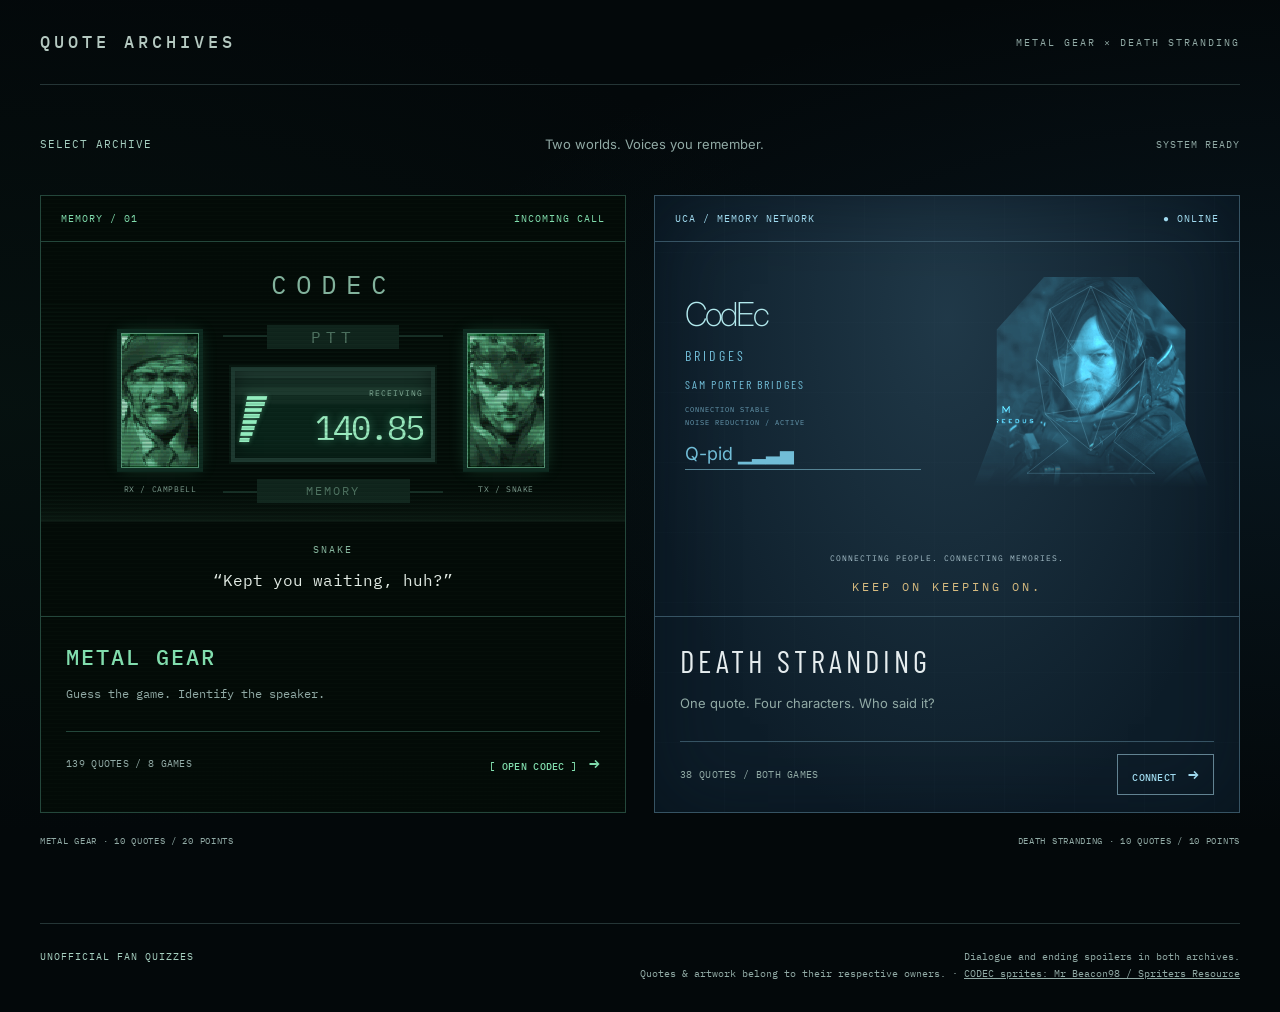
<file: index.html>
<!doctype html><html lang="en"><head><meta charset="UTF-8"><meta name="viewport" content="width=device-width,initial-scale=1"><title>Metal Gear & Death Stranding — Quote Archives</title><meta name="description" content="Open the Metal Gear CODEC quiz or connect to the Death Stranding character quiz."><link rel="stylesheet" href="style.css"><link rel="stylesheet" href="menu.css?v=23"></head><body><div class="shell"><header><a class="brand" href="./">QUOTE ARCHIVES</a><span class="edition">METAL GEAR × DEATH STRANDING</span></header><main><div class="menu-heading"><span class="eyebrow">SELECT ARCHIVE</span><p>Two worlds. Voices you remember.</p><span class="session">SYSTEM READY</span></div><div class="archive-grid"><a class="archive-card metal" href="metal-gear.html" aria-label="Play the Metal Gear quote quiz"><div class="card-top"><span>MEMORY / 01</span><span>INCOMING CALL</span></div><div class="codec-title">CODEC</div><div class="menu-codec" aria-hidden="true"><div class="portrait-wrap"><div class="portrait campbell"></div><span>RX / CAMPBELL</span></div><div class="radio"><div class="radio-label">PTT</div><div class="frequency-screen"><div class="signal-level"><i></i><i></i><i></i><i></i><i></i><i></i><i></i><i></i></div><div class="frequency"><span>RECEIVING</span><strong>140.85</strong></div></div><div class="radio-label memory">MEMORY</div></div><div class="portrait-wrap"><div class="portrait snake"></div><span>TX / SNAKE</span></div></div><div class="codec-dialogue" aria-hidden="true"><span>SNAKE</span><p>“Kept you waiting, huh?”</p></div><div class="card-content"><h2>METAL GEAR</h2><p>Guess the game. Identify the speaker.</p><div class="card-bottom"><span>139 QUOTES / 8 GAMES</span><strong>[ OPEN CODEC ] <span aria-hidden="true">→</span></strong></div></div></a><a class="archive-card stranding" href="death-stranding.html" aria-label="Play the Death Stranding character quote quiz"><div class="card-top"><span>UCA / MEMORY NETWORK</span><span>● ONLINE</span></div><div class="bridges-interface menu-ds-codec" aria-hidden="true"><div class="menu-ds-readout"><strong>CodEc</strong><span>BRIDGES</span><b>SAM PORTER BRIDGES</b><small>CONNECTION STABLE<br>NOISE REDUCTION / ACTIVE</small><em>Q-pid ▁▂▃▅</em></div><div class="menu-projection"><img src="sam-porter-bridges.png" alt=""><svg viewBox="0 0 180 230"><path d="M90 10L45 35 30 90 40 150 65 180 20 215H160L115 180 140 150 150 90 135 35ZM90 10L65 70 45 35 60 120 30 90 75 145 40 150 90 190 140 150 105 145 150 90 120 120 135 35 115 70 90 10M65 70L115 70 90 105 65 70 60 120 90 105 75 145 90 190 105 145 90 105 120 120 115 70"/></svg></div></div><div class="strand-dialogue" aria-hidden="true"><span>CONNECTING PEOPLE. CONNECTING MEMORIES.</span><p>KEEP ON KEEPING ON.</p></div><div class="card-content"><h2>DEATH STRANDING</h2><p>One quote. Four characters. Who said it?</p><div class="card-bottom"><span>38 QUOTES / BOTH GAMES</span><strong>CONNECT <span aria-hidden="true">→</span></strong></div></div></a></div><div class="menu-footnote"><span>METAL GEAR · 10 QUOTES / 20 POINTS</span><span>DEATH STRANDING · 10 QUOTES / 10 POINTS</span></div></main><footer><span>UNOFFICIAL FAN QUIZZES</span><span>Dialogue and ending spoilers in both archives.<br>Quotes & artwork belong to their respective owners. · <a href="https://www.spriters-resource.com/playstation/mgs/asset/200918/">CODEC sprites: Mr_Beacon98 / Spriters Resource</a></span></footer></div><script src="button-audio.js"></script><script src="intro.js?v=24"></script></body></html>
</file>
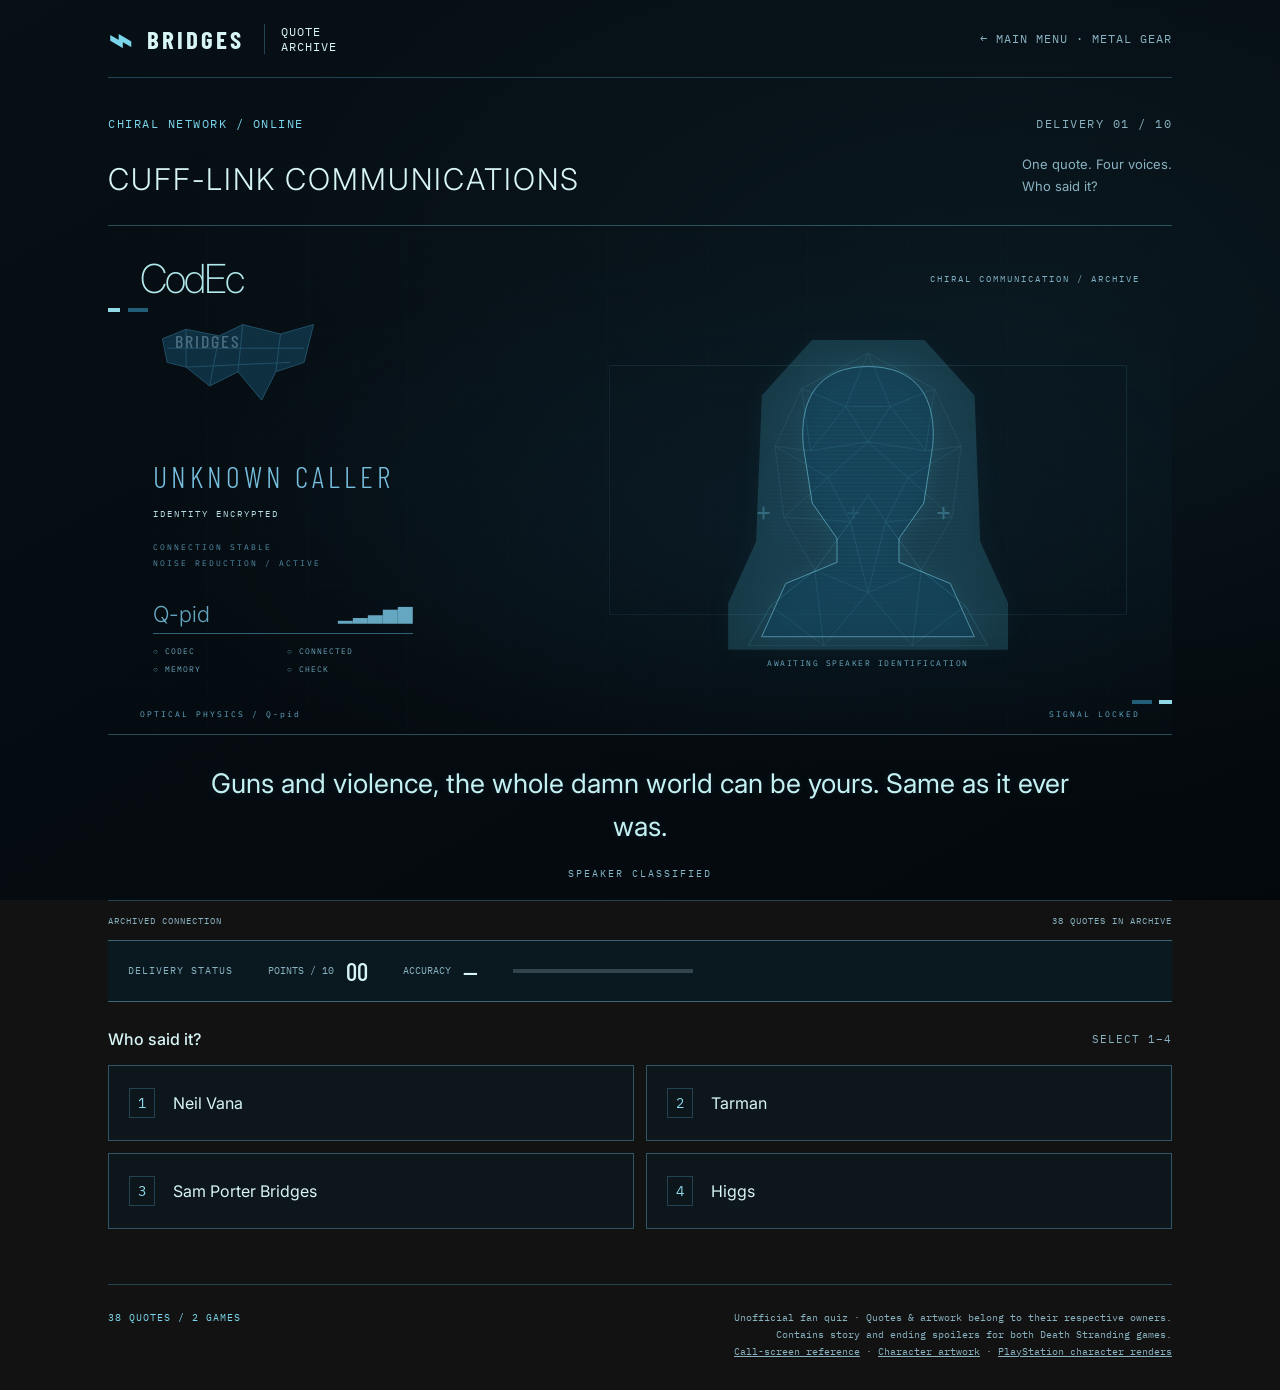
<file: death-stranding.html>
<!doctype html>
<html lang="en"><head><meta charset="UTF-8"><meta name="viewport" content="width=device-width, initial-scale=1"><title>BRIDGES — Death Stranding Quote Quiz</title><meta name="description" content="Quotes from both Death Stranding games. Identify the character behind iconic quotes from both games."><link rel="icon" type="image/svg+xml" href="data:image/svg+xml,%3Csvg xmlns='http://www.w3.org/2000/svg' viewBox='0 0 32 32'%3E%3Crect width='32' height='32' rx='5' fill='%230b1412'/%3E%3Cpath d='M7 10h18M7 16h12M7 22h18' stroke='%23b1ff73' stroke-width='3'/%3E%3C/svg%3E"><link rel="stylesheet" href="style.css"><link rel="stylesheet" href="stranding.css"><link rel="stylesheet" href="holographic.css"></head>
<body><div class="shell"><header><a class="brand" href="./" aria-label="Main menu"><span class="brand-icon">⌁</span> BRIDGES<span class="brand-sub">QUOTE ARCHIVE</span></a><nav class="edition"><a href="./">← MAIN MENU</a> · <a href="metal-gear.html">METAL GEAR</a></nav></header><main><div class="topline"><span class="eyebrow">CHIRAL NETWORK / ONLINE</span><span class="session">DELIVERY <span id="round">01</span> / 10</span></div><div class="heading"><h1>CUFF-LINK COMMUNICATIONS</h1><p>One quote. Four voices.<br>Who said it?</p></div><div class="play-layout"><section class="transmission" aria-label="Current quote"><div class="call-screen"><div class="call-top"><span class="codec-word">CodEc</span><span>CHIRAL COMMUNICATION / ARCHIVE</span></div><div class="call-body"><div class="call-readout"><div class="uca-network" aria-hidden="true"><svg viewBox="0 0 180 95"><path d="M10 25L35 15 70 22 95 10 135 20 170 10 160 50 130 60 115 90 90 60 60 75 35 55 15 50Z"/><path d="M35 15L35 55M70 22L60 75M95 10L90 60M135 20L130 60M15 35L160 35M35 55L145 50"/></svg><span>BRIDGES</span></div><div class="caller-label" id="caller-label">UNKNOWN CALLER</div><div class="connection-status" id="connection-status">IDENTITY ENCRYPTED</div><div class="call-notes">CONNECTION STABLE<br>NOISE REDUCTION / ACTIVE</div><div class="qpid-label">Q-pid <span>▁▂▃▅▆</span></div><div class="call-controls"><span>○ CODEC</span><span>○ CONNECTED</span><span>○ MEMORY</span><span>○ CHECK</span></div></div><div class="hologram-stage" id="hologram-stage"><div class="tracking-corners" aria-hidden="true"></div><div class="hologram-projector"><div class="anonymous-bust" id="anonymous-bust" aria-hidden="true"><svg viewBox="0 0 300 350"><path d="M150 30C95 30 72 65 77 120L87 184 115 224 115 251 57 275 30 335H270L243 275 185 251V224L213 184 223 120C228 65 205 30 150 30Z"/></svg></div><img id="hologram-image" hidden alt=""><div class="hologram-noise" aria-hidden="true"></div><svg class="face-mesh" viewBox="0 0 300 350" aria-hidden="true"><g><path d="M150 15L75 55 45 120 55 200 90 260 40 300 15 345 285 345 260 300 210 260 245 200 255 120 225 55Z"/><path d="M150 15L125 75 75 55 85 125 45 120 105 155 55 200 130 205 90 260 150 285 210 260 170 205 245 200 195 155 255 120 215 125 225 55 175 75ZM125 75L175 75 150 115 125 75 85 125 150 115 105 155 130 205 150 175 170 205 195 155 150 115 215 125 175 75M90 260L130 205 150 285 170 205 210 260M40 300L90 260 100 345 150 285 200 345 210 260 260 300M15 345L40 300 100 345M200 345L260 300 285 345"/></g></svg></div><span class="hologram-caption" id="hologram-caption">AWAITING SPEAKER IDENTIFICATION</span></div></div><div class="call-bottom"><span>OPTICAL PHYSICS / Q-pid</span><span id="call-state">SIGNAL LOCKED</span></div></div><div class="quote-area"><blockquote id="quote">Connecting…</blockquote><span class="classified" id="speaker">SPEAKER CLASSIFIED</span></div><div class="panel-bottom"><span>ARCHIVED CONNECTION</span><span id="pool"></span></div></section><aside class="status"><div class="status-title">DELIVERY STATUS</div><div class="score-row"><span>POINTS / 10</span><strong id="score">00</strong></div><div class="score-row"><span>ACCURACY</span><strong id="accuracy">—</strong></div><div class="meter"><div id="meter"></div></div><p id="mission-note">Two games. One journey.<br>Keep on keeping on.</p></aside></div><section class="guess-section"><div class="choice-heading"><h2 id="choice-title">Who said it?</h2><span id="key-note">SELECT 1–4</span></div><div id="choices" class="choices"></div><div id="reveal" class="reveal" hidden aria-live="polite"></div></section><section id="summary" class="summary" hidden aria-live="polite"></section></main><footer><span id="archive-count">THE DEATH STRANDING ARCHIVE</span><span>Unofficial fan quiz · Quotes & artwork belong to their respective owners.<br>Contains story and ending spoilers for both Death Stranding games.<br><a href="https://interfaceingame.com/screenshots/death-stranding-codec-2/">Call-screen reference</a> · <a href="https://www.creativeuncut.com/art_death-stranding_a.html">Character artwork</a> · <a href="https://blog.de.playstation.com/2025/06/24/death-stranding-2-on-the-beach-diese-schauspieler-und-synchronsprecher-sind-dabei/">PlayStation character renders</a></span></footer></div><script src="stranding-data.js"></script><script src="holograms-data.js"></script><script src="hologram.js"></script><script src="quiz.js?v=26"></script><script src="button-audio.js"></script><script src="intro.js?v=24"></script></body></html>
</file>
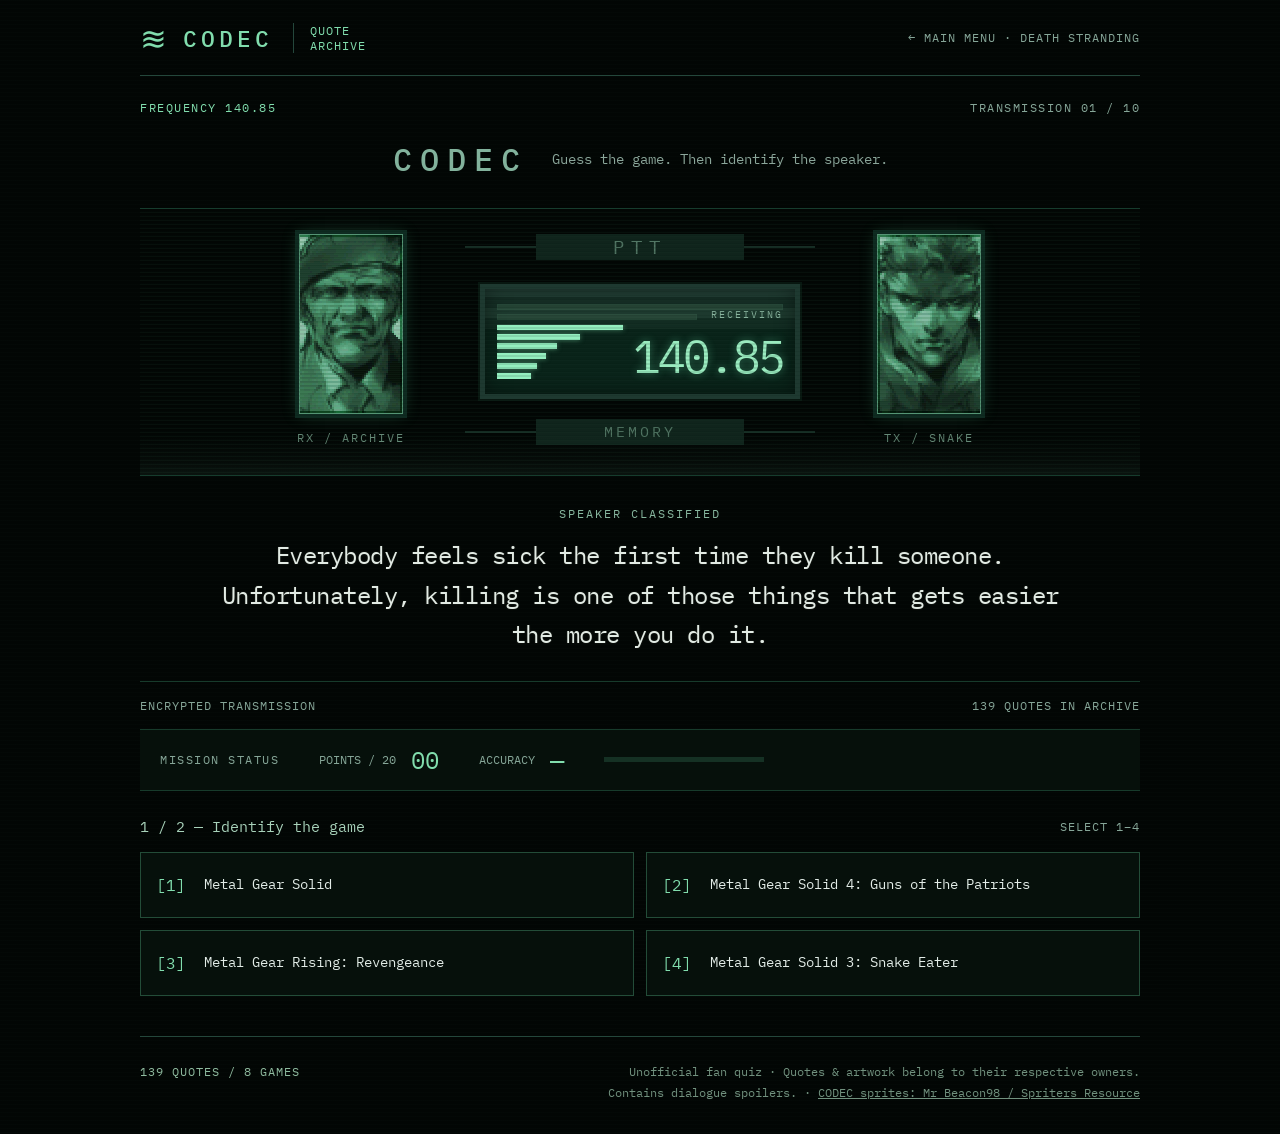
<file: metal-gear.html>
<!doctype html>
<html lang="en"><head><meta charset="UTF-8"><meta name="viewport" content="width=device-width, initial-scale=1"><title>CODEC — Metal Gear Quote Quiz</title><meta name="description" content="Tune into the Metal Gear quote quiz. Guess the game, uncover the speaker, and reveal the original cover art."><link rel="icon" type="image/svg+xml" href="data:image/svg+xml,%3Csvg xmlns='http://www.w3.org/2000/svg' viewBox='0 0 32 32'%3E%3Crect width='32' height='32' rx='5' fill='%230b1412'/%3E%3Cpath d='M7 10h18M7 16h12M7 22h18' stroke='%23b1ff73' stroke-width='3'/%3E%3C/svg%3E"><link rel="stylesheet" href="style.css"><link rel="stylesheet" href="codec.css?v=23"></head>
<body><div class="shell"><header><a class="brand" href="./" aria-label="CODEC home"><span class="brand-icon">≋</span> CODEC<span class="brand-sub">QUOTE ARCHIVE</span></a><nav class="edition"><a href="./">← MAIN MENU</a> · <a href="death-stranding.html">DEATH STRANDING</a></nav></header><main><div class="topline"><span class="eyebrow">FREQUENCY 140.85</span><span class="session">TRANSMISSION <span id="round">01</span> / 10</span></div><div class="heading"><h1>CODEC</h1><p>Guess the game. Then identify the speaker.</p></div><div class="play-layout"><section class="transmission" aria-label="Current quote"><div class="codec-unit" aria-hidden="true"><div class="portrait-wrap"><div class="portrait campbell"></div><span>RX / ARCHIVE</span></div><div class="radio"><div class="radio-label">PTT</div><div class="frequency-screen"><div class="signal-level"><i></i><i></i><i></i><i></i><i></i><i></i><i></i><i></i><span class="signal-lit" aria-hidden="true"><i></i><i></i><i></i><i></i><i></i><i></i><i></i><i></i></span></div><div class="frequency"><span>RECEIVING</span><strong>140.85</strong></div></div><div class="radio-label memory">MEMORY</div></div><div class="portrait-wrap"><div class="portrait snake"></div><span>TX / SNAKE</span></div></div><div class="quote-area"><blockquote id="quote">Connecting…</blockquote><span class="classified" id="speaker">SPEAKER CLASSIFIED</span></div><div class="panel-bottom"><span>ENCRYPTED TRANSMISSION</span><span id="pool"></span></div></section><aside class="status"><div class="status-title">MISSION STATUS</div><div class="score-row"><span>POINTS / 20</span><strong id="score">00</strong></div><div class="score-row"><span>ACCURACY</span><strong id="accuracy">—</strong></div><div class="meter"><div id="meter"></div></div><p id="mission-note">Trust your memory.<br>Every transmission counts.</p></aside></div><section class="guess-section"><div class="choice-heading"><h2 id="choice-title">Identify the game</h2><span id="key-note">SELECT 1–4</span></div><div id="choices" class="choices"></div><div id="reveal" class="reveal" hidden aria-live="polite"></div></section><section id="summary" class="summary" hidden aria-live="polite"></section></main><footer><span id="archive-count">THE METAL GEAR ARCHIVE</span><span>Unofficial fan quiz · Quotes & artwork belong to their respective owners.<br>Contains dialogue spoilers. · <a href="https://www.spriters-resource.com/playstation/mgs/asset/200918/" target="_blank" rel="noopener noreferrer">CODEC sprites: Mr_Beacon98 / Spriters Resource</a></span></footer></div><script src="data.js"></script><script src="quiz.js?v=26"></script><script src="button-audio.js"></script><script src="intro.js?v=24"></script></body></html>
</file>
<file: style.css>
@import url('https://fonts.googleapis.com/css2?family=Barlow+Condensed:wght@500;600;700;800&family=IBM+Plex+Mono:wght@400;500;600&family=Inter:wght@400;500;600;700&display=swap');
:root{color-scheme:dark;--bg:#0b100e;--panel:#131d17;--line:#35432e;--ink:#f1f4e9;--muted:#a4af9c;--acid:#bbfa79}*{box-sizing:border-box}body{margin:0;background:var(--bg);color:var(--ink);font:16px Inter,Arial,sans-serif;background-image:linear-gradient(#ffffff02 1px,transparent 1px);background-size:100% 5px}.shell{max-width:1240px;margin:auto;padding:0 48px}header{height:100px;border-bottom:1px solid var(--line);display:flex;align-items:center;justify-content:space-between}.brand{display:flex;align-items:center;gap:12px;color:var(--ink);text-decoration:none;font:700 30px 'Barlow Condensed',sans-serif;letter-spacing:2px}.brand-icon{color:var(--acid);font-size:40px}.brand-sub{border-left:1px solid var(--line);padding-left:16px;margin-left:8px;font:12px 'IBM Plex Mono',monospace;letter-spacing:1px;max-width:90px}.edition,.eyebrow,.session,.panel-top,.panel-bottom,.classified,.status-title,.score-row>span,.choice-heading>span,footer{font-family:'IBM Plex Mono',monospace}.edition{color:var(--muted);font-size:12px;letter-spacing:1px}main{padding:38px 0 55px}.topline{display:flex;justify-content:space-between;font-size:12px;letter-spacing:1.5px}.eyebrow{color:var(--acid)}.session{color:var(--muted)}.heading{display:flex;justify-content:space-between;align-items:flex-end;margin:24px 0 35px}h1{font:600 clamp(38px,5vw,64px)/1 'Barlow Condensed',Impact,sans-serif;text-transform:uppercase;letter-spacing:-.6px;margin:0}h1 span{color:var(--acid)}.heading p{color:var(--muted);line-height:1.7;margin:0;font-size:15px}.play-layout{display:grid;grid-template-columns:1fr 235px;gap:24px}.transmission{border:1px solid #536545;background:linear-gradient(110deg,#1d2c20,#101912);position:relative}.panel-top,.panel-bottom{display:flex;justify-content:space-between;align-items:center;padding:16px 22px;color:var(--muted);font-size:11px;letter-spacing:1px}.panel-top{border-bottom:1px solid #ffffff12}.bars{color:var(--acid);letter-spacing:2px}.panel-bottom{border-top:1px solid #ffffff12;font-size:10px}.quote-area{padding:30px 34px 30px;min-height:252px;display:flex;flex-direction:column;justify-content:center}.quote-mark{font:68px/30px Georgia,serif;color:var(--acid);margin-top:12px}blockquote{font:500 clamp(26px,3vw,38px)/1.25 'Barlow Condensed',sans-serif;margin:15px 0 25px;max-width:650px}.classified{font-size:11px;color:var(--muted);letter-spacing:1.5px}.status{border-top:3px solid var(--acid);background:#151b13;padding:22px}.status-title{color:var(--muted);font-size:11px;letter-spacing:1px;margin-bottom:28px}.score-row{display:flex;justify-content:space-between;align-items:center;margin:18px 0}.score-row>span{font-size:12px;color:var(--muted)}.score-row strong{font:500 36px 'Barlow Condensed',sans-serif}.meter{height:4px;background:#38432f;margin-top:24px}.meter div{height:100%;width:0;background:var(--acid);transition:width .3s}.status p{font-size:13px;line-height:1.6;color:var(--muted);margin-top:20px}.guess-section{margin-top:32px}.choice-heading{display:flex;justify-content:space-between;align-items:center;margin-bottom:16px}h2{font-size:16px;font-weight:500;margin:0}.choice-heading>span{font-size:11px;color:var(--muted);letter-spacing:1px}.choices{display:grid;grid-template-columns:1fr 1fr;gap:12px}button{font:inherit;cursor:pointer}.choice{border:1px solid var(--line);background:#131812;color:var(--ink);text-align:left;padding:19px 20px;display:flex;align-items:center;gap:18px;min-height:76px}.choice .number{font:14px 'IBM Plex Mono',monospace;color:var(--muted);border:1px solid var(--line);padding:5px 8px}.choice .game-name{font-size:16px}.choice:hover:not(:disabled){border-color:var(--acid);background:#24341d}.choice:focus-visible,.next:focus-visible{outline:3px solid white;outline-offset:4px}.choice:disabled{cursor:default}.choice.correct{border-color:var(--acid);background:#24371b}.choice.correct .number{color:var(--acid);border-color:var(--acid)}.choice.wrong{border-color:#ea927f;background:#36231e}.choice.dimmed{opacity:.5}.reveal{margin-top:22px;background:#172014;border:1px solid #536545;padding:22px;display:grid;grid-template-columns:90px 1fr auto;gap:22px;align-items:center}.reveal[hidden],.summary[hidden]{display:none}.reveal img{width:90px;height:125px;object-fit:contain;background:#080c08}.result{font:12px 'IBM Plex Mono',monospace;color:var(--acid);letter-spacing:1px}.result.missed{color:#f3aa98}.reveal h3{margin:8px 0;font:600 27px 'Barlow Condensed',sans-serif}.reveal p{color:var(--muted);font-size:14px;margin:6px 0}.source{color:var(--muted);font-size:12px}.next{background:var(--acid);color:#14200f;border:0;padding:15px 20px;font-weight:600}.next:hover{background:#d7ffaf}.summary{padding:35px;border:1px solid var(--acid);margin-top:24px;text-align:center}.summary h2{font:600 46px 'Barlow Condensed',sans-serif}.summary p{color:var(--muted)}footer{border-top:1px solid var(--line);padding:24px 0 30px;display:flex;justify-content:space-between;gap:20px;font-size:10px;color:var(--muted);line-height:1.7}footer>span:first-child{color:var(--acid);letter-spacing:1px}footer>span:last-child{text-align:right}@media(max-width:760px){.shell{padding:0 20px}header{height:80px}.edition{display:none}.heading{display:block}.heading p{margin-top:15px}.play-layout{grid-template-columns:1fr}.status{display:flex;flex-wrap:wrap;gap:15px;align-items:center;padding:16px}.status-title{margin:0;width:100%;}.score-row{margin:0;gap:12px}.score-row strong{font-size:25px}.status p,.meter{display:none}.quote-area{min-height:220px;padding:25px}.choices{grid-template-columns:1fr}.choice{min-height:65px}.reveal{grid-template-columns:75px 1fr;gap:16px}.reveal img{width:75px;height:105px}.next{grid-column:1/-1;width:100%}footer{flex-direction:column}footer>span:last-child{text-align:left}.panel-bottom{font-size:9px}.session{letter-spacing:0}.heading h1{font-size:44px}}@media(prefers-reduced-motion:reduce){*{transition:none!important}}
blockquote.long-quote{font-size:clamp(24px,2.5vw,30px);line-height:1.4}

header nav a{color:var(--muted);text-decoration:none}header nav a:hover{color:var(--acid)}header nav a:focus-visible{outline:2px solid var(--acid);outline-offset:5px}@media(max-width:760px){header nav.edition{display:block;font-size:10px;max-width:110px;text-align:right;line-height:1.8}.brand-sub{display:none}}
</file>
<file: menu.css>
.portrait-wrap{display:flex;flex-direction:column;align-items:center;gap:16px}.portrait-wrap>span{font-size:10px;letter-spacing:2px;color:#658876}.portrait{width:104px;height:180px;background-image:url('codec-portraits.png');background-size:5262px 4654px;image-rendering:pixelated;border:1px solid #559474;outline:4px solid #0e2a20;box-shadow:0 0 16px #5de09d40;position:relative}.portrait::after{content:'';position:absolute;inset:0;background:repeating-linear-gradient(transparent 0px,transparent 3px,#001a0c55 4px);pointer-events:none}.portrait.snake{background-position:-72px -348px}.portrait.campbell{background-position:-774px -88px}
.radio{position:relative;border-top:2px solid #172e25;border-bottom:2px solid #172e25;padding:0 15px}.radio-label{text-align:center;background:#10241c;color:#527664;font-size:19px;letter-spacing:7px;width:65%;margin:-14px auto 24px;line-height:26px}.radio-label.memory{font-size:15px;letter-spacing:3px;margin:20px auto -14px}.frequency-screen{min-height:115px;border:5px solid #1e3930;outline:2px solid #081710;background:linear-gradient(#223f35 0 8%,#152e25 8% 18%,#1d392e 18% 28%,#122c22 28% 38%,#092319 38%);display:flex;align-items:flex-end;gap:15px;padding:15px 12px;box-shadow:inset 0 0 20px #0007}.frequency{flex:1;text-align:right}.frequency>span{display:block;font-size:10px;color:#88b39d;letter-spacing:2px;margin-bottom:12px}.frequency strong{font:400 clamp(29px,4.4vw,46px)/1 'IBM Plex Mono',monospace;color:#9aebbf;text-shadow:0 0 8px #72eeb76b;letter-spacing:-3px}.signal-level{display:flex;flex-direction:column;gap:3px;width:30px;transform:skew(-10deg);padding-bottom:2px}.signal-level i{height:6px;background:#94eebf;box-shadow:0 0 5px #81e0ae80}.signal-level i:nth-child(2){width:93%}.signal-level i:nth-child(3){width:86%}.signal-level i:nth-child(4){width:79%}.signal-level i:nth-child(5){width:72%}.signal-level i:nth-child(6){width:65%}.signal-level i:nth-child(7){width:58%}.signal-level i:nth-child(8){width:51%}

:root{--bg:#03080a;--line:#253536;--muted:#91aaa5;--acid:#a6cfc0}body{background:radial-gradient(ellipse at 0% 40%,#10332435,transparent 50%),radial-gradient(ellipse at 100% 40%,#1c4b6935,transparent 50%),#03080a}.shell{max-width:1360px;padding:0 40px}header{height:85px}.brand{font:500 17px 'IBM Plex Mono',monospace;letter-spacing:4px;color:#b5c9c1}.edition{font-size:10px;letter-spacing:2px}.menu-heading{display:flex;align-items:center;justify-content:space-between;gap:18px;margin:0 0 30px;font:11px 'IBM Plex Mono',monospace;letter-spacing:1px}.menu-heading p{color:var(--muted);font:13px Inter,sans-serif;letter-spacing:0}.session{font-size:10px}.archive-grid{display:grid;grid-template-columns:1fr 1fr;gap:28px}.archive-card{display:block;min-width:0;text-decoration:none;color:var(--ink);border:1px solid var(--card-line);background:var(--card-bg);position:relative;overflow:hidden;transition:border-color .2s,box-shadow .2s;--accent:#81ddad;--card-line:#24473b;--card-bg:#030b07}.archive-card:hover{border-color:var(--accent);box-shadow:0 0 30px #81ddad15}.archive-card:focus-visible{outline:3px solid white;outline-offset:5px}.card-top{display:flex;justify-content:space-between;gap:8px;padding:16px 20px;font:10px 'IBM Plex Mono',monospace;letter-spacing:1px;color:var(--accent);border-bottom:1px solid var(--card-line)}.metal{font-family:'IBM Plex Mono',monospace;background-image:repeating-linear-gradient(0deg,#90efb503 0,#90efb503 1px,transparent 1px,transparent 4px)}.codec-title{text-align:center;font:400 26px 'IBM Plex Mono',monospace;letter-spacing:9px;color:#82b29c;padding-top:25px}.menu-codec{display:grid;grid-template-columns:78px minmax(140px,220px) 78px;justify-content:center;gap:24px;align-items:center;padding:32px 20px 28px}.portrait{width:78px;height:135px;background-size:3946.5px 3490.5px}.portrait.snake{background-position:-54px -261px}.portrait.campbell{background-position:-580.5px -66px}.portrait-wrap>span{font-size:8px;letter-spacing:.6px;white-space:nowrap;color:#86a698}.radio{padding:0 8px;min-width:0}.radio-label{font-size:16px;letter-spacing:5px;margin:-12px auto 18px;line-height:24px}.radio-label.memory{font-size:12px;letter-spacing:2px;margin:17px auto -12px;width:75%}.frequency-screen{min-height:95px;border-width:4px;gap:8px;padding:14px 8px}.frequency{min-width:0}.frequency>span{font-size:8px;letter-spacing:1px}.frequency strong{font-size:34px;letter-spacing:-2px}.signal-level{gap:2px;width:20px}.signal-level i{height:4px}.codec-dialogue{text-align:center;min-height:94px;padding:15px 20px 20px}.codec-dialogue>span{font-size:10px;letter-spacing:2px;color:#87b69e}.codec-dialogue p{font-size:16px;color:#e2ebe4;line-height:1.7;margin:10px 0 0}.card-content{padding:25px;border-top:1px solid var(--card-line)}.card-content h2{font:500 22px 'IBM Plex Mono',monospace;letter-spacing:2px;margin:0 0 13px;color:var(--accent)}.card-content p{color:var(--muted);font-size:12px;margin:0 0 27px;line-height:1.7}.card-bottom{display:flex;justify-content:space-between;align-items:center;gap:10px;border-top:1px solid var(--card-line);padding-top:20px;font:10px 'IBM Plex Mono',monospace;letter-spacing:.3px}.card-bottom>span{color:var(--muted)}.card-bottom strong{color:var(--accent);font-weight:500}.card-bottom strong>span{font-size:18px;margin-left:5px}.stranding{--accent:#a0daef;--card-line:#365363;--card-bg:#0d1d29;background-image:radial-gradient(ellipse at 50% 20%,#3c627766,transparent 75%);box-shadow:inset 0 0 80px #020a1277}.stranding:before{content:'';position:absolute;inset:0;pointer-events:none;background:repeating-linear-gradient(90deg,transparent 0,transparent 69px,#93cee806 70px),repeating-linear-gradient(0deg,transparent 0,transparent 69px,#93cee806 70px)}.stranding:hover{box-shadow:0 0 30px #84c5ed20}.bridges-interface{height:254px;position:relative;padding:20px 20px 0}.bridge-seal{display:flex;flex-direction:column;align-items:center;position:relative;z-index:1}.bridge-seal svg{width:90px;height:68px;fill:none;stroke:#d5e2e5;stroke-width:1.3}.bridge-seal>span{font:400 32px 'Barlow Condensed',sans-serif;letter-spacing:9px;color:#eaf1f1;padding-left:9px}.bridge-seal small{font:7px 'IBM Plex Mono',monospace;letter-spacing:1.5px;color:#b2c2c9;margin-top:7px}.chiral-map{position:absolute;left:15px;right:15px;bottom:0}.chiral-map svg{width:100%;height:120px;fill:none}.contours{stroke:#6bacc42b;stroke-width:1}.route{stroke:#85d7f4;stroke-width:1;stroke-dasharray:3 4}.nodes{stroke:#87d3ef;stroke-width:1;fill:#153747}.chiral-map>span{display:block;text-align:center;font:8px 'IBM Plex Mono',monospace;letter-spacing:1px;color:#8fc1d5}.strand-dialogue{min-height:94px;padding:23px 20px 20px;text-align:center}.strand-dialogue>span{font:8px 'IBM Plex Mono',monospace;letter-spacing:1px;color:#a4bdc7}.strand-dialogue p{font:12px 'IBM Plex Mono',monospace;letter-spacing:3px;color:#d5b97e;margin:14px 0 0}.stranding .card-content h2{font:400 31px 'Barlow Condensed',sans-serif;letter-spacing:4px;color:#e6edef}.stranding .card-content p{font-family:Inter,sans-serif;font-size:13px}.stranding .card-bottom strong{border:1px solid #628392;padding:8px 14px;margin:-8px 0}.menu-footnote{display:flex;justify-content:space-between;gap:20px;color:var(--muted);font:9px 'IBM Plex Mono',monospace;letter-spacing:.7px;padding:22px 0}footer a{color:var(--muted)}
@media(max-width:1100px) and (min-width:821px){.menu-codec{gap:12px;grid-template-columns:62px minmax(120px,1fr) 62px;padding-left:14px;padding-right:14px}.portrait{width:62.4px;height:108px;background-size:3157.2px 2792.4px}.portrait.snake{background-position:-43.2px -208.8px}.portrait.campbell{background-position:-464.4px -52.8px}.frequency strong{font-size:28px}.signal-level{width:14px}.card-content{padding:22px 18px}.card-bottom{font-size:9px}.bridges-interface{height:227px}.stranding .card-content h2{font-size:27px}}
@media(max-width:820px){.archive-grid{grid-template-columns:1fr;max-width:620px;margin:auto}.shell{padding:0 20px}.menu-heading p{display:none}.menu-heading{margin-bottom:25px}.menu-footnote{flex-direction:column;max-width:620px;margin:auto;gap:12px}.brand{font-size:14px;letter-spacing:2px}.edition{display:block;font-size:8px;letter-spacing:.7px;max-width:130px;text-align:right;line-height:1.8}}
@media(max-width:460px){.menu-codec{grid-template-columns:62px minmax(120px,1fr) 62px;gap:11px;padding-left:13px;padding-right:13px}.portrait{width:62.4px;height:108px;background-size:3157.2px 2792.4px}.portrait.snake{background-position:-43.2px -208.8px}.portrait.campbell{background-position:-464.4px -52.8px}.portrait-wrap>span{font-size:7px;letter-spacing:0}.frequency strong{font-size:25px}.frequency-screen{gap:4px;padding:12px 5px}.signal-level{width:11px}.frequency>span{font-size:7px;letter-spacing:0}.radio{padding:0 5px}.radio-label.memory{font-size:10px}.codec-dialogue p{font-size:14px}.card-top{padding:15px;font-size:9px}.card-content{padding:22px 16px}.card-bottom{font-size:8px}.card-content h2{font-size:20px}.stranding .card-content h2{font-size:27px}.bridges-interface{height:227px}}
@media(max-width:360px){.menu-codec{gap:6px;grid-template-columns:53px minmax(110px,1fr) 53px}.portrait{width:52px;height:90px;background-size:2631px 2327px}.portrait.snake{background-position:-36px -174px}.portrait.campbell{background-position:-387px -44px}.frequency strong{font-size:24px}.card-bottom{flex-wrap:wrap;gap:18px}}

@media(min-width:1101px){.bridges-interface{height:280px}}

.menu-ds-codec{display:flex;align-items:center;justify-content:space-between;gap:12px;padding:20px 30px}.menu-ds-readout{display:flex;flex-direction:column;gap:13px;width:45%;color:#71bdd7}.menu-ds-readout strong{font:200 33px Inter,sans-serif;color:#b2e9ed;letter-spacing:-2px}.menu-ds-readout>span{font:14px Barlow Condensed,sans-serif;letter-spacing:3px}.menu-ds-readout>b{font:12px Barlow Condensed,sans-serif;letter-spacing:2px;font-weight:400}.menu-ds-readout small{font:7px/1.8 IBM Plex Mono,monospace;letter-spacing:1px;color:#689bb2}.menu-ds-readout em{font:18px Inter,sans-serif;border-bottom:1px solid #558394;padding-bottom:5px}.menu-projection{position:relative;width:45%;height:210px}.menu-projection img{width:100%;height:100%;object-fit:cover;object-position:65% 25%;filter:grayscale(1) sepia(1) hue-rotate(150deg) saturate(2.8);mix-blend-mode:screen;clip-path:polygon(30% 0,70% 0,90% 25%,90% 70%,100% 100%,0 100%,10% 70%,10% 25%);mask-image:linear-gradient(#000 70%,transparent)}.menu-projection svg{position:absolute;inset:0;width:100%;height:100%;fill:none;stroke:#8edfff77;stroke-width:.5;pointer-events:none}@media(max-width:460px){.menu-ds-codec{padding:15px 18px}.menu-projection{height:180px}.menu-ds-readout strong{font-size:29px}.menu-ds-readout>b{font-size:10px;letter-spacing:1px}}
/* CRT raster and a slow rolling refresh band across the codec call. */
.codec-unit,.menu-codec{position:relative;isolation:isolate}
.codec-unit::after,.menu-codec::after{content:'';position:absolute;inset:0;z-index:3;pointer-events:none;background:repeating-linear-gradient(to bottom,transparent 0px,transparent 2px,#00180c38 3px,#94eebf0c 4px);background-size:100% 4px;animation:codec-raster-drift 1s linear infinite}
.codec-unit::before,.menu-codec::before{content:'';position:absolute;inset:0;z-index:4;pointer-events:none;background:linear-gradient(to bottom,transparent 0%,transparent 42%,#94eebf06 46%,#94eebf16 50%,#00140d22 53%,transparent 58%,transparent 100%);background-size:100% 250%;background-position:0 180%;animation:codec-refresh-roll 7s linear infinite}
@keyframes codec-raster-drift{to{background-position:0 4px}}
@keyframes codec-refresh-roll{to{background-position:0 -80%}}
@media(prefers-reduced-motion:reduce){.codec-unit::after,.menu-codec::after{animation:none}.codec-unit::before,.menu-codec::before{display:none}}
.portrait::after{background:repeating-linear-gradient(to bottom,transparent 0px,transparent 2px,#001a0c66 3px,#9aebbf12 4px);background-size:100% 4px;animation:codec-portrait-raster .75s linear infinite}
.portrait.snake::after{animation-delay:-.35s}
@keyframes codec-portrait-raster{to{background-position:0 4px}}
@media(prefers-reduced-motion:reduce){.portrait::after{animation:none}}
</file>
<file: stranding.css>
:root{--bg:#0c151d;--panel:#152630;--line:#3b5360;--ink:#edf1ef;--muted:#a5b9c3;--acid:#8ed9eb}body{background-image:radial-gradient(ellipse at 40% 0%,#33536955,transparent 65%),linear-gradient(#ffffff02 1px,transparent 1px);background-size:auto,100% 5px}.brand{letter-spacing:3px}.heading h1{font-size:clamp(38px,4.5vw,56px)}.heading p{max-width:240px}.transmission{border-color:#527383;background:radial-gradient(ellipse at 50% 0%,#294b5b88,transparent 70%),#11212a}.bridge-channel{display:flex;justify-content:space-between;gap:10px;padding:18px 22px;border-bottom:1px solid #ffffff15;color:#b6cbd3;font:10px 'IBM Plex Mono',monospace;letter-spacing:1px}.network-dot{color:var(--acid)}.strand-graphic{height:115px;display:flex;justify-content:space-evenly;position:relative;overflow:hidden}.strand-graphic i{width:1px;background:linear-gradient(#78acbc88,transparent);height:95px;transform:rotate(5deg)}.strand-graphic i:nth-child(2n){height:115px;transform:rotate(-5deg)}.strand-graphic span{position:absolute;top:45px;color:#d4b978;font:12px 'IBM Plex Mono',monospace;letter-spacing:6px}.quote-area{min-height:225px;padding-top:0}.quote-area blockquote{font-family:Inter,Arial,sans-serif;font-size:clamp(23px,2.4vw,30px);line-height:1.5;font-weight:400;margin-top:0}.quote-area blockquote.long-quote{font-size:clamp(20px,2vw,25px)}.status{background:#13242d;border-top-color:#d4b978}.meter{background:#31434b}.choice{background:#12212b}.choice:hover:not(:disabled){background:#1d3948}.choice.correct{background:#20414a}.choice.wrong{background:#3b252a}.reveal{background:#162c36;border-color:#527383}.reveal img{background:#0a141b}.next{color:#0b2530}.next:hover{background:#bbecf5}.choices[hidden]{display:none}@media(max-width:760px){.heading p{max-width:none}.bridge-channel{font-size:8px;padding:14px}.strand-graphic{height:85px}.strand-graphic span{top:30px}.brand{font-size:25px}}
</file>
<file: holographic.css>
:root{--bg:#050b10;--panel:#0b1b24;--line:#234352;--ink:#d8f5f6;--muted:#89b2c1;--acid:#7bd6ec}body{background:radial-gradient(ellipse at 80% 35%,#183b4940,transparent 60%),linear-gradient(150deg,#071016,#03080c);background-attachment:fixed}.shell{max-width:1160px}header{height:78px}.brand{font-size:25px}.heading{margin:22px 0 28px}.heading h1{font:300 clamp(20px,2.8vw,30px) Inter,sans-serif;letter-spacing:2px}.heading p{font-size:13px}.play-layout{display:flex;flex-direction:column;gap:0}.transmission{border:0;background:transparent}.call-screen{position:relative;overflow:hidden;background:radial-gradient(ellipse at 65% 60%,#14344945,transparent 65%),repeating-linear-gradient(0deg,transparent,transparent 49px,#6daec005 50px),repeating-linear-gradient(90deg,transparent,transparent 49px,#6daec005 50px);border-top:1px solid #71c9df55;border-bottom:1px solid #71c9df55}.call-screen:before,.call-screen:after{content:'';position:absolute;width:50px;height:4px;background:linear-gradient(90deg,#91d9e5 25%,transparent 25% 40%,#245d78 40% 80%,transparent 80%);left:0;top:82px}.call-screen:after{left:auto;right:0;top:auto;bottom:30px;transform:rotate(180deg)}.call-top{display:flex;justify-content:space-between;align-items:center;margin:28px 32px 0;color:#7fafc3}.codec-word{font:200 40px Inter,sans-serif;letter-spacing:-2px;color:#b2e9ed}.call-top>span:last-child{font:9px 'IBM Plex Mono',monospace;letter-spacing:2px}.call-body{display:grid;grid-template-columns:1fr 1.2fr;gap:25px;align-items:center;min-height:355px;padding:12px 45px 20px}.call-readout{max-width:260px}.uca-network{position:relative;width:170px;height:115px;opacity:.55;margin-bottom:28px}.uca-network svg{width:100%;height:90px;fill:#164b64;stroke:#398ab1;stroke-width:1}.uca-network>span{position:absolute;top:15px;left:22px;color:#80bdd7;font:500 18px 'Barlow Condensed',sans-serif;letter-spacing:2px}.caller-label{font:300 clamp(20px,3vw,30px) 'Barlow Condensed',sans-serif;letter-spacing:4px;color:#78bfdf;line-height:1.2;overflow-wrap:anywhere}.connection-status{margin:14px 0 20px;color:#b8dce4;font:9px 'IBM Plex Mono',monospace;letter-spacing:2px}.call-notes{font:8px/2 'IBM Plex Mono',monospace;letter-spacing:2px;color:#548da9}.qpid-label{margin-top:30px;border-bottom:1px solid #306079;padding-bottom:6px;font:300 22px Inter,sans-serif;color:#65a6c0}.qpid-label>span{float:right;font-size:19px}.call-controls{display:grid;grid-template-columns:1fr 1fr;gap:8px;margin-top:12px;font:8px 'IBM Plex Mono',monospace;letter-spacing:1px;color:#69a1b9}.hologram-stage{position:relative;display:flex;justify-content:center;align-items:center;min-height:330px}.hologram-projector{position:relative;width:280px;height:310px;isolation:isolate;filter:drop-shadow(0 0 12px #55caf433)}.hologram-projector:before{content:'';position:absolute;inset:0;background:#4bb8d433;mix-blend-mode:color;z-index:3;pointer-events:none;clip-path:polygon(30% 0,70% 0,88% 18%,90% 65%,100% 85%,100% 100%,0 100%,0 85%,10% 65%,12% 18%)}.hologram-projector img{width:100%;height:100%;object-fit:cover;filter:grayscale(1) sepia(1) hue-rotate(150deg) saturate(2.8) contrast(1.15);opacity:.85;mix-blend-mode:screen;clip-path:polygon(30% 0,70% 0,88% 18%,90% 65%,100% 85%,100% 100%,0 100%,0 85%,10% 65%,12% 18%);mask-image:linear-gradient(#000 0 70%,transparent 100%)}.hologram-projector img[hidden],.anonymous-bust[hidden]{display:none}.anonymous-bust{height:100%;width:100%;opacity:.6}.anonymous-bust svg{width:100%;height:100%;fill:#163d55;stroke:#83d4eb;stroke-width:1}.face-mesh{position:absolute;inset:0;width:100%;height:100%;fill:none;stroke:#73cef19c;stroke-width:.7;opacity:.25;pointer-events:none;mix-blend-mode:screen}.identified .face-mesh{opacity:.55}.hologram-noise{position:absolute;inset:0;background:repeating-linear-gradient(0deg,transparent 0 3px,#8adeff14 3px 4px);pointer-events:none;opacity:.6;mask-image:radial-gradient(ellipse,#000 20%,transparent 68%);z-index:4}.tracking-corners{position:absolute;inset:35px 0 45px;border:1px solid #4c91b12b;clip-path:polygon(0 0,20px 0,20px 1px,1px 1px,1px 20px,0 20px,0 0,100% 0,100% 20px,calc(100% - 1px) 20px,calc(100% - 1px) 1px,calc(100% - 20px) 1px,calc(100% - 20px) 0,100% 0,100% 100%,calc(100% - 20px) 100%,calc(100% - 20px) calc(100% - 1px),calc(100% - 1px) calc(100% - 1px),calc(100% - 1px) calc(100% - 20px),100% calc(100% - 20px),100% 100%,0 100%,0 calc(100% - 20px),1px calc(100% - 20px),1px calc(100% - 1px),20px calc(100% - 1px),20px 100%,0 100%)}.hologram-stage:before{content:'+     +              +';position:absolute;top:50%;width:100%;text-align:center;color:#528da9;font:25px 'IBM Plex Mono',monospace;letter-spacing:30px;opacity:.5}.hologram-caption{position:absolute;bottom:-8px;font:8px 'IBM Plex Mono',monospace;letter-spacing:1.5px;color:#6da9c2;text-align:center}.call-bottom{display:flex;justify-content:space-between;padding:15px 32px;font:8px 'IBM Plex Mono',monospace;letter-spacing:2px;color:#65a9c6}.quote-area{min-height:160px;text-align:center;align-items:center;padding:27px 30px 20px}.quote-area blockquote{color:#c3f0f2;font:400 clamp(21px,2.5vw,27px)/1.6 Inter,sans-serif;max-width:880px;text-shadow:0 0 8px #78d4f422;margin:0 0 18px}.quote-area blockquote.long-quote{font-size:clamp(19px,2vw,23px)}.classified{font-size:10px;color:#83b7c7;letter-spacing:2px}.panel-bottom{border-color:#234352;padding:14px 0;font-size:9px}.status{display:flex;align-items:center;gap:35px;padding:15px 20px;background:#0a1920;border-top:1px solid #3b6475;border-bottom:1px solid #3b6475}.status-title{margin:0;font-size:10px}.score-row{margin:0;gap:12px}.score-row strong{font-size:25px}.score-row>span{font-size:10px}.status p{display:none}.meter{margin:0;flex:1;max-width:180px}.guess-section{margin-top:27px}.choice{background:#0b1b2388;border-color:#2f5566}.choice:hover:not(:disabled){background:#153448}.choice .number{color:#8bd9ec}.reveal{background:#0a202c;border-color:#36667b}.reveal h3{font-size:23px}footer a{color:#89b2c1}@media(max-width:760px){.heading{display:block}.heading h1{font-size:21px}.heading p{font-size:12px}.call-top{margin:20px 16px 0}.codec-word{font-size:32px}.call-top>span:last-child{font-size:7px;letter-spacing:1px;max-width:125px;text-align:right;line-height:1.8}.call-body{padding:12px 16px 16px;gap:12px;grid-template-columns:1fr 1.1fr;min-height:270px}.uca-network{width:110px;height:70px;margin-bottom:20px}.uca-network svg{height:65px}.uca-network>span{font-size:14px;left:12px;top:12px}.caller-label{font-size:19px;letter-spacing:1.5px}.call-readout{min-width:0}.connection-status{font-size:7px;letter-spacing:1px;line-height:1.8;margin:10px 0 12px}.call-notes{font-size:6px;letter-spacing:1px}.qpid-label{margin-top:15px;font-size:18px}.call-controls{font-size:6px;gap:5px;letter-spacing:0}.hologram-stage{min-height:240px}.hologram-projector{width:100%;height:215px}.hologram-caption{font-size:6px;letter-spacing:.5px;bottom:-2px;line-height:1.8}.call-bottom{padding:12px 16px;font-size:6px;letter-spacing:1px}.hologram-stage:before{font-size:15px;letter-spacing:10px}.quote-area{padding:22px 8px}.status{flex-wrap:wrap;gap:16px;padding:14px}.status-title{width:100%}.score-row strong{font-size:24px}.meter{display:none}.panel-bottom{font-size:8px}.classified{font-size:9px}.tracking-corners{inset:25px 0 35px}}
</file>
<file: codec.css>
:root{--bg:#020604;--panel:#05130e;--line:#24473b;--ink:#e2ece7;--muted:#86a698;--acid:#81ddad}
body{background:#020604;background-image:linear-gradient(#83e4ad03 1px,transparent 1px);background-size:100% 4px;font-family:'IBM Plex Mono',monospace}
.shell{max-width:1080px;padding:0 40px}header{height:76px}.brand{font-family:'IBM Plex Mono',monospace;font-size:23px;font-weight:500;letter-spacing:4px;color:var(--acid)}.brand-icon{font-size:32px}.brand-sub{font-size:11px}.edition{font-size:11px}main{padding:24px 0 40px}.topline{font-size:11px}.heading{margin:23px 0 28px;align-items:center;justify-content:center;gap:24px}.heading h1{font:500 32px 'IBM Plex Mono',monospace;letter-spacing:8px;color:#82b29c}.heading p{font:14px 'IBM Plex Mono',monospace;color:#8ba69a}.play-layout{display:flex;flex-direction:column;gap:0}.transmission{background:transparent;border:0;box-shadow:none}
.codec-unit{display:grid;grid-template-columns:148px minmax(180px,350px) 148px;justify-content:center;gap:40px;align-items:center;padding:25px 0 30px;border-top:1px solid #163c2d;border-bottom:1px solid #163c2d}
.portrait-wrap{display:flex;flex-direction:column;align-items:center;gap:16px}.portrait-wrap>span{font-size:10px;letter-spacing:2px;color:#658876}.portrait{width:104px;height:180px;background-image:url('codec-portraits.png');background-size:5262px 4654px;image-rendering:pixelated;border:1px solid #559474;outline:4px solid #0e2a20;box-shadow:0 0 16px #5de09d40;position:relative}.portrait::after{content:'';position:absolute;inset:0;background:repeating-linear-gradient(transparent 0px,transparent 3px,#001a0c55 4px);pointer-events:none}.portrait.snake{background-position:-72px -348px}.portrait.campbell{background-position:-774px -88px}
.radio{position:relative;border-top:2px solid #172e25;border-bottom:2px solid #172e25;padding:0 15px}.radio-label{text-align:center;background:#10241c;color:#527664;font-size:19px;letter-spacing:7px;width:65%;margin:-14px auto 24px;line-height:26px}.radio-label.memory{font-size:15px;letter-spacing:3px;margin:20px auto -14px}.frequency-screen{min-height:115px;border:5px solid #1e3930;outline:2px solid #081710;background:linear-gradient(#223f35 0 8%,#152e25 8% 18%,#1d392e 18% 28%,#122c22 28% 38%,#092319 38%);display:flex;align-items:flex-end;gap:15px;padding:15px 12px;box-shadow:inset 0 0 20px #0007}.frequency{flex:1;text-align:right}.frequency>span{display:block;font-size:10px;color:#88b39d;letter-spacing:2px;margin-bottom:12px}.frequency strong{font:400 clamp(29px,4.4vw,46px)/1 'IBM Plex Mono',monospace;color:#9aebbf;text-shadow:0 0 8px #72eeb76b;letter-spacing:-3px}.signal-level{display:flex;flex-direction:column;gap:3px;width:30px;transform:skew(-10deg);padding-bottom:2px}.signal-level i{height:6px;background:#94eebf;box-shadow:0 0 5px #81e0ae80}.signal-level i:nth-child(2){width:93%}.signal-level i:nth-child(3){width:86%}.signal-level i:nth-child(4){width:79%}.signal-level i:nth-child(5){width:72%}.signal-level i:nth-child(6){width:65%}.signal-level i:nth-child(7){width:58%}.signal-level i:nth-child(8){width:51%}
.quote-area{padding:30px 36px 26px;min-height:180px;text-align:center;align-items:center;flex-direction:column-reverse;gap:15px}.classified{font-size:12px;letter-spacing:2px;color:#87b69e}blockquote,blockquote.long-quote{font:400 clamp(19px,2.5vw,24px)/1.65 'IBM Plex Mono',monospace;color:#e2ebe4;margin:0;max-width:850px;letter-spacing:-.5px;text-shadow:0 0 2px #ffffdf25;overflow-wrap:anywhere}.panel-bottom{padding:16px 0;border-top:1px solid #173b2b;font-size:10px;letter-spacing:1px}.status{border:0;border-top:1px solid #173b2b;border-bottom:1px solid #173b2b;background:#06100b;display:flex;align-items:center;gap:40px;padding:14px 20px}.status-title{margin:0;font-size:10px;letter-spacing:1.5px}.score-row{margin:0;gap:15px}.score-row strong{font:400 24px 'IBM Plex Mono',monospace;color:var(--acid)}.score-row>span{font-size:11px}.status p{display:none}.meter{flex:1;margin:0;height:5px;background:#153124;max-width:160px}.guess-section{margin-top:26px}.choice-heading h2{font:400 15px 'IBM Plex Mono',monospace;color:#a8d2ba}.choice{background:#06100b;border-color:#234c38;padding:15px;min-height:66px}.choice .game-name{font:400 14px/1.5 'IBM Plex Mono',monospace}.choice .number{border:0;color:var(--acid);padding:0;font-size:16px}.choice .number::before{content:'['}.choice .number::after{content:']'}.choice:hover:not(:disabled){background:#0f291c;border-color:#80d4a2}.choice.correct{background:#143223}.choice.wrong{background:#2b1916}.reveal{background:#091a11;border-color:#3b7755}.reveal h3{font:500 22px 'IBM Plex Mono',monospace}.next{font:500 14px 'IBM Plex Mono',monospace;background:#83d6a4}.summary h2{font:500 30px 'IBM Plex Mono',monospace}footer{font-size:10px;color:#71917e;line-height:1.8}footer a{color:#71917e}footer>span:first-child{color:#8fbb9f}
@media(max-width:760px){.shell{padding:0 20px}.heading{display:block;text-align:center;margin:22px 0 16px}.heading h1{font-size:28px}.heading p{font-size:12px;margin-top:10px}.codec-unit{grid-template-columns:85px minmax(130px,1fr) 85px;gap:15px;padding:30px 0}.portrait{width:78px;height:135px;background-size:3946.5px 3490.5px}.portrait.snake{background-position:-54px -261px}.portrait.campbell{background-position:-580.5px -66px}.portrait-wrap>span{font-size:8px;letter-spacing:1px}.radio{padding:0 6px}.radio-label{font-size:14px;letter-spacing:3px}.radio-label.memory{font-size:11px;width:80%;letter-spacing:1px}.frequency-screen{padding:10px 6px;gap:5px;border-width:3px;min-height:94px}.frequency>span{font-size:8px;letter-spacing:0}.frequency strong{font-size:29px;letter-spacing:-2px}.signal-level{width:16px;gap:2px}.signal-level i{height:4px}.quote-area{padding:25px 10px;min-height:170px}blockquote,blockquote.long-quote{font-size:18px;line-height:1.65}.status{gap:20px;justify-content:space-between;flex-wrap:wrap;padding:14px 10px}.status-title{width:auto}.meter{display:none}.score-row strong{font-size:20px}.choice .game-name{font-size:14px}.reveal h3{font-size:19px}.reveal{grid-template-columns:75px 1fr}footer{font-size:10px}}@media(max-width:390px){.codec-unit{grid-template-columns:65px minmax(110px,1fr) 65px;gap:10px}.portrait{width:62.4px;height:108px;background-size:3157.2px 2792.4px}.portrait.snake{background-position:-43.2px -208.8px}.portrait.campbell{background-position:-464.4px -52.8px}.frequency strong{font-size:25px}.signal-level{width:11px}.frequency>span{font-size:7px}.portrait-wrap>span{letter-spacing:0}}
.edition,.topline,.brand-sub,.classified,.panel-bottom,.status-title,.score-row>span,.choice-heading>span,footer{font-size:12px}.portrait-wrap>span{font-size:12px}@media(max-width:760px){.portrait-wrap>span{font-size:10px}.status-title{width:100%}}

.reveal.game-incorrect{background:#351413;border-color:#d76b62}.reveal.game-incorrect h3{color:#ffe1dd}.reveal.game-incorrect p,.reveal.game-incorrect .source{color:#efb8b1}.reveal.game-incorrect .result{color:#ff9b8e}.reveal.game-incorrect .next{background:#ee9b90;color:#351413}.reveal.game-incorrect .next:hover{background:#ffc0b6}
.rank-report{margin:28px auto;max-width:640px;text-align:left;font-family:'IBM Plex Mono',monospace}.rank-report .rank-caption{font-size:14px;letter-spacing:3px;color:#87b69e;margin:0}.rank-name{font-size:clamp(32px,7vw,56px);line-height:1.15;letter-spacing:3px;color:var(--acid);margin:12px 0;text-shadow:0 0 20px #83d6a42a}.rank-report .rank-standing{color:#d4eadd;font-size:14px;line-height:1.6}.rank-report .rank-progress{font-size:14px;line-height:1.6;margin-bottom:24px}.rank-ladder{list-style:none;padding:0;margin:0;border:1px solid #234c38}.rank-row{display:grid;grid-template-columns:minmax(0,1fr) auto 42px;gap:16px;padding:13px 16px;border-bottom:1px solid #173b2b;font-size:14px;color:#9cbbab;align-items:center}.rank-row:last-child{border:0}.rank-row.current{background:#143223;color:#ddf8e7;box-shadow:inset 3px 0 var(--acid)}.rank-row strong{color:var(--acid);font-size:12px;text-align:right}.rank-report .rank-note{font-size:12px;line-height:1.6;margin:12px 0 0;color:#87b69e}@media(max-width:480px){.summary{padding:24px 14px}.rank-row{gap:8px;padding:12px 10px;grid-template-columns:minmax(0,1fr) auto 30px;font-size:12px}.rank-name{letter-spacing:1px}.rank-row strong{font-size:12px}}
.choices[hidden]{display:none}
.rank-award{display:flex;align-items:center;gap:22px;margin:16px 0}.rank-emblem{--emblem-size:32px;display:inline-block;flex-shrink:0;width:var(--emblem-size);height:var(--emblem-size);overflow:hidden;background:#07100b}.rank-emblem img{display:block;width:100%;height:100%;object-fit:contain}.rank-award .rank-emblem{--emblem-size:112px;border:1px solid #3b7755}.rank-award .rank-name{font-size:clamp(26px,5vw,48px);margin:0}.rank-row{grid-template-columns:32px minmax(0,1fr) auto 42px}.rank-art-source{display:inline-block;color:#87b69e;font-size:12px;margin-top:6px}@media(max-width:480px){.rank-award{gap:14px}.rank-award .rank-emblem{--emblem-size:80px}.rank-row{grid-template-columns:26px minmax(0,1fr) auto 28px;gap:7px}.rank-row .rank-emblem{--emblem-size:26px}.rank-row{font-size:12px;padding:12px 8px}.rank-award .rank-name{font-size:27px}}
.rank-emblem img{filter:brightness(5)}
/* A living signal meter, with the frequency held steady for readability. */
.frequency-screen{position:relative;overflow:hidden}.frequency-screen::after{content:'';position:absolute;inset:0;pointer-events:none;background:linear-gradient(180deg,transparent 35%,#9aebbf0a 49%,#9aebbf14 50%,transparent 65%);transform:translateY(-100%);animation:codec-scan 6s linear infinite}.frequency>span{animation:codec-receiving 3.8s ease-in-out infinite}.frequency strong{animation:codec-glow 4.6s ease-in-out infinite}.signal-level i{animation:codec-signal 2.8s ease-in-out infinite;animation-delay:var(--signal-delay,0s)}.signal-level i:nth-child(1){--signal-delay:-.1s}.signal-level i:nth-child(2){--signal-delay:-.4s}.signal-level i:nth-child(3){--signal-delay:-.8s}.signal-level i:nth-child(4){--signal-delay:-1.15s}.signal-level i:nth-child(5){--signal-delay:-1.45s}.signal-level i:nth-child(6){--signal-delay:-1.8s}.signal-level i:nth-child(7){--signal-delay:-2.15s}.signal-level i:nth-child(8){--signal-delay:-2.5s}@keyframes codec-signal{0%,100%{opacity:1;box-shadow:0 0 5px #81e0ae80}30%,48%{opacity:.22;box-shadow:none}65%,85%{opacity:.8;box-shadow:0 0 7px #81e0ae70}}@keyframes codec-receiving{0%,100%{opacity:.95}50%{opacity:.58}}@keyframes codec-glow{0%,100%{text-shadow:0 0 8px #72eeb76b}50%{text-shadow:0 0 12px #72eeb798}}@keyframes codec-scan{to{transform:translateY(100%)}}@media(prefers-reduced-motion:reduce){.signal-level i,.frequency>span,.frequency strong,.frequency-screen::after{animation:none}.frequency-screen::after{display:none}}
/* One contiguous signal level: a steady base with stepped, irregular peaks. */
.signal-level i{animation:none;opacity:1;box-shadow:0 0 5px #81e0ae80}.signal-level{animation:codec-meter-level 2.7s steps(1,end) infinite;clip-path:inset(28% 0 0)}@keyframes codec-meter-level{0%,100%{clip-path:inset(28% 0 0)}7%{clip-path:inset(45% 0 0)}13%{clip-path:inset(18% 0 0)}20%{clip-path:inset(35% 0 0)}26%{clip-path:inset(8% 0 0)}31%{clip-path:inset(28% 0 0)}38%{clip-path:inset(52% 0 0)}44%{clip-path:inset(35% 0 0)}50%{clip-path:inset(18% 0 0)}57%{clip-path:inset(45% 0 0)}64%{clip-path:inset(61% 0 0)}70%{clip-path:inset(35% 0 0)}77%{clip-path:inset(18% 0 0)}83%{clip-path:inset(0 0 0)}88%{clip-path:inset(28% 0 0)}94%{clip-path:inset(45% 0 0)}}@media(prefers-reduced-motion:reduce){.signal-level{animation:none;clip-path:none}}
/* Empty segments remain visible under the animated illuminated layer. */
.signal-level{position:relative;animation:none;clip-path:none;width:42px;flex-shrink:0;transform:none}.signal-level>i{background:#315441;box-shadow:inset 0 0 0 1px #81e0ae14;opacity:.55}.signal-level i{width:calc(100% - var(--bar-offset,0%))!important;margin-left:var(--bar-offset,0%);transform:skew(-18deg)}.signal-level i:nth-child(1){--bar-offset:32%}.signal-level i:nth-child(2){--bar-offset:24%}.signal-level i:nth-child(3){--bar-offset:17%}.signal-level i:nth-child(4){--bar-offset:11%}.signal-level i:nth-child(5){--bar-offset:6%}.signal-level i:nth-child(6){--bar-offset:3%}.signal-level i:nth-child(7){--bar-offset:1%}.signal-level i:nth-child(8){--bar-offset:0%}.signal-lit{position:absolute;inset:0;display:flex;flex-direction:column;gap:3px;padding-bottom:2px;animation:codec-meter-level 2.7s steps(1,end) infinite;clip-path:inset(28% 0 0);pointer-events:none}.signal-lit i{background:#94eebf;opacity:1;box-shadow:0 0 5px #81e0ae80}@media(max-width:760px){.signal-level{width:24px}.signal-lit{gap:2px}}@media(max-width:390px){.signal-level{width:19px}}@media(prefers-reduced-motion:reduce){.signal-lit{animation:none;clip-path:none}}
/* Reference shape: straight left edge, with a curved taper on the right. */
.frequency-screen .signal-level{position:absolute;inset:15px 12px;width:auto;flex-direction:column;justify-content:space-between;gap:0;padding:0;transform:none;z-index:0}.frequency-screen .signal-lit{inset:0;justify-content:space-between;gap:0;padding:0}.frequency-screen .signal-level i{margin-left:0;transform:none;width:var(--bar-width)!important;flex-shrink:0}.frequency-screen .signal-level i:nth-child(1){--bar-width:100%}.frequency-screen .signal-level i:nth-child(2){--bar-width:70%}.frequency-screen .signal-level i:nth-child(3){--bar-width:44%}.frequency-screen .signal-level i:nth-child(4){--bar-width:29%}.frequency-screen .signal-level i:nth-child(5){--bar-width:21%}.frequency-screen .signal-level i:nth-child(6){--bar-width:17%}.frequency-screen .signal-level i:nth-child(7){--bar-width:14%}.frequency-screen .signal-level i:nth-child(8){--bar-width:12%}.frequency-screen .frequency{position:relative;z-index:1}.frequency-screen .frequency>span{margin-bottom:12px}@media(max-width:760px){.frequency-screen .signal-level{inset:10px 6px}}
/* CRT raster and a slow rolling refresh band across the codec call. */
.codec-unit,.menu-codec{position:relative;isolation:isolate}
.codec-unit::after,.menu-codec::after{content:'';position:absolute;inset:0;z-index:3;pointer-events:none;background:repeating-linear-gradient(to bottom,transparent 0px,transparent 2px,#00180c38 3px,#94eebf0c 4px);background-size:100% 4px;animation:codec-raster-drift 1s linear infinite}
.codec-unit::before,.menu-codec::before{content:'';position:absolute;inset:0;z-index:4;pointer-events:none;background:linear-gradient(to bottom,transparent 0%,transparent 42%,#94eebf06 46%,#94eebf16 50%,#00140d22 53%,transparent 58%,transparent 100%);background-size:100% 250%;background-position:0 180%;animation:codec-refresh-roll 7s linear infinite}
@keyframes codec-raster-drift{to{background-position:0 4px}}
@keyframes codec-refresh-roll{to{background-position:0 -80%}}
@media(prefers-reduced-motion:reduce){.codec-unit::after,.menu-codec::after{animation:none}.codec-unit::before,.menu-codec::before{display:none}}
.portrait::after{background:repeating-linear-gradient(to bottom,transparent 0px,transparent 2px,#001a0c66 3px,#9aebbf12 4px);background-size:100% 4px;animation:codec-portrait-raster .75s linear infinite}
.portrait.snake::after{animation-delay:-.35s}
@keyframes codec-portrait-raster{to{background-position:0 4px}}
@media(prefers-reduced-motion:reduce){.portrait::after{animation:none}}
</file>
